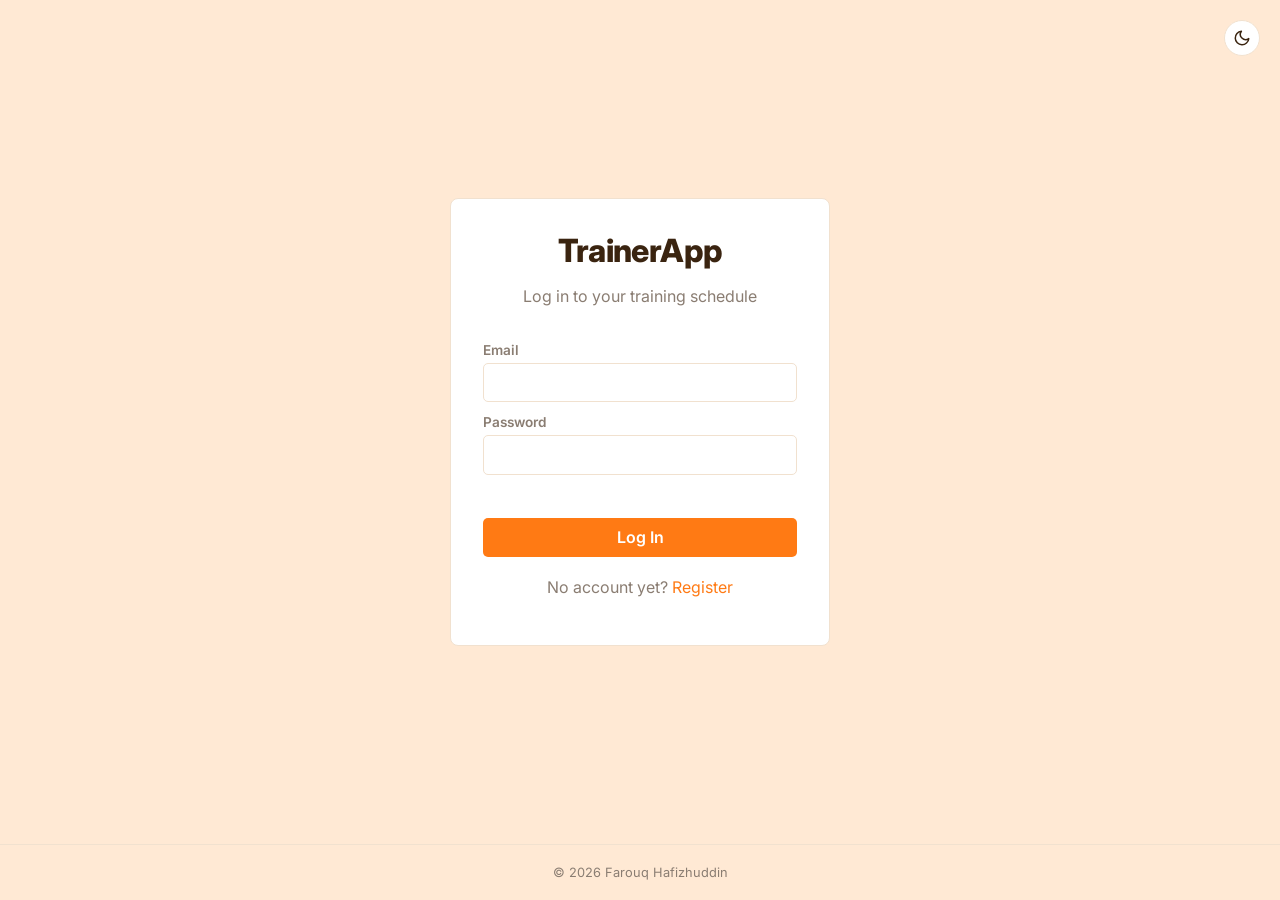
<file: frontend/index.html>
<!doctype html>
<html lang="en">
<head>
  <meta charset="UTF-8" />
  <script>
    (function () {
      try {
        if (localStorage.getItem("trainer_app_theme") === "dark") {
          document.documentElement.setAttribute("data-theme", "dark");
        }
      } catch (e) {}
    })();
  </script>
  <meta name="viewport" content="width=device-width, initial-scale=1" />
  <title>TrainerApp</title>
  <link rel="manifest" href="manifest.json" />
  <meta name="theme-color" content="#ff7a14" />
  <link rel="icon" href="icons/icon-192.png" />
  <link rel="apple-touch-icon" href="icons/apple-touch-icon.png" />
  <meta name="mobile-web-app-capable" content="yes" />
  <meta name="apple-mobile-web-app-capable" content="yes" />
  <meta name="apple-mobile-web-app-status-bar-style" content="default" />
  <meta name="apple-mobile-web-app-title" content="TrainerApp" />
  <link rel="preconnect" href="https://fonts.googleapis.com" />
  <link rel="preconnect" href="https://fonts.gstatic.com" crossorigin />
  <link href="https://fonts.googleapis.com/css2?family=Inter:wght@400;500;600;700;800&display=swap" rel="stylesheet" />
  <link rel="stylesheet" href="css/style.css" />
</head>
<body>
  <script src="js/api.js"></script>
  <script>
    window.location.href = getToken() ? "dashboard.html" : "login.html";
  </script>
</body>
</html>
</file>
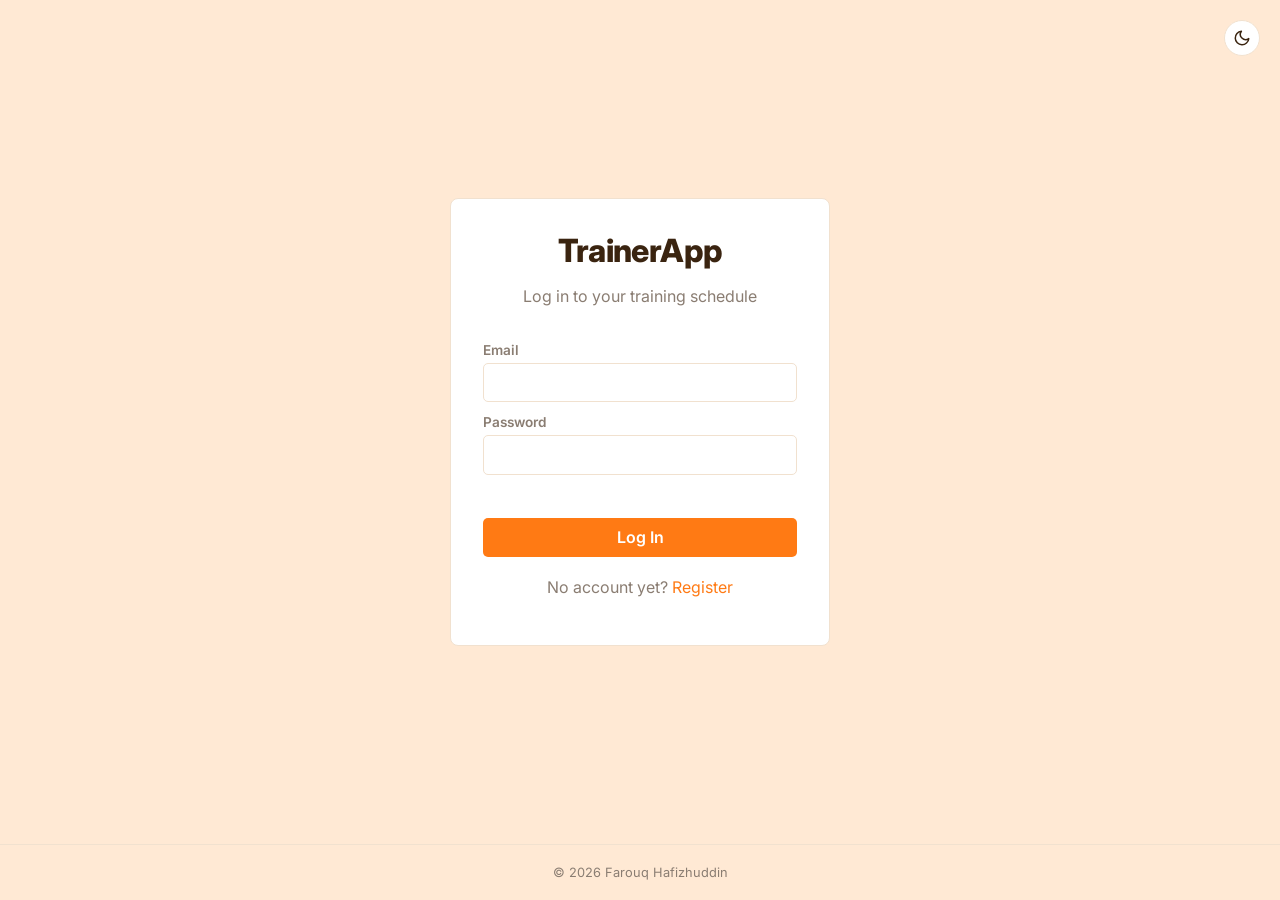
<file: frontend/dashboard.html>
<!doctype html>
<html lang="en">
<head>
  <meta charset="UTF-8" />
  <script>
    (function () {
      try {
        if (localStorage.getItem("trainer_app_theme") === "dark") {
          document.documentElement.setAttribute("data-theme", "dark");
        }
      } catch (e) {}
    })();
  </script>
  <meta name="viewport" content="width=device-width, initial-scale=1" />
  <title>Today · TrainerApp</title>
  <link rel="manifest" href="manifest.json" />
  <meta name="theme-color" content="#ff7a14" />
  <link rel="icon" href="icons/icon-192.png" />
  <link rel="apple-touch-icon" href="icons/apple-touch-icon.png" />
  <meta name="mobile-web-app-capable" content="yes" />
  <meta name="apple-mobile-web-app-capable" content="yes" />
  <meta name="apple-mobile-web-app-status-bar-style" content="default" />
  <meta name="apple-mobile-web-app-title" content="TrainerApp" />
  <link rel="preconnect" href="https://fonts.googleapis.com" />
  <link rel="preconnect" href="https://fonts.gstatic.com" crossorigin />
  <link href="https://fonts.googleapis.com/css2?family=Inter:wght@400;500;600;700;800&display=swap" rel="stylesheet" />
  <link rel="stylesheet" href="css/style.css" />
</head>
<body>
  <nav class="topnav">
    <a href="dashboard.html" class="brand">TrainerApp</a>
    <div class="nav-right">
      <div class="nav-links" id="nav-links">
        <a href="dashboard.html" class="active">Today</a>
        <a href="planner.html">Planner</a>
        <a href="history.html">History</a>
        <button id="logout-btn" class="link-btn">Logout</button>
      </div>
      <button id="theme-toggle" class="icon-btn" aria-label="Toggle dark mode">
        <svg class="icon-sun" viewBox="0 0 24 24" fill="none" stroke="currentColor" stroke-width="2" stroke-linecap="round" stroke-linejoin="round"><circle cx="12" cy="12" r="5"></circle><line x1="12" y1="1" x2="12" y2="3"></line><line x1="12" y1="21" x2="12" y2="23"></line><line x1="4.22" y1="4.22" x2="5.64" y2="5.64"></line><line x1="18.36" y1="18.36" x2="19.78" y2="19.78"></line><line x1="1" y1="12" x2="3" y2="12"></line><line x1="21" y1="12" x2="23" y2="12"></line><line x1="4.22" y1="19.78" x2="5.64" y2="18.36"></line><line x1="18.36" y1="5.64" x2="19.78" y2="4.22"></line></svg>
        <svg class="icon-moon" viewBox="0 0 24 24" fill="none" stroke="currentColor" stroke-width="2" stroke-linecap="round" stroke-linejoin="round"><path d="M21 12.79A9 9 0 1 1 11.21 3 7 7 0 0 0 21 12.79z"></path></svg>
      </button>
      <button id="nav-toggle" class="nav-toggle" aria-label="Toggle menu" aria-expanded="false" aria-controls="nav-links">
        <span class="burger-line"></span>
        <span class="burger-line"></span>
        <span class="burger-line"></span>
      </button>
    </div>
  </nav>

  <main class="container">
    <h1>Today &mdash; <span id="today-label"></span></h1>
    <div id="workout-container" class="card">Loading…</div>
  </main>

  <footer class="site-footer">
    <p>&copy; 2026 Farouq Hafizhuddin</p>
  </footer>

  <script src="js/api.js"></script>
  <script src="js/dashboard.js"></script>
</body>
</html>
</file>
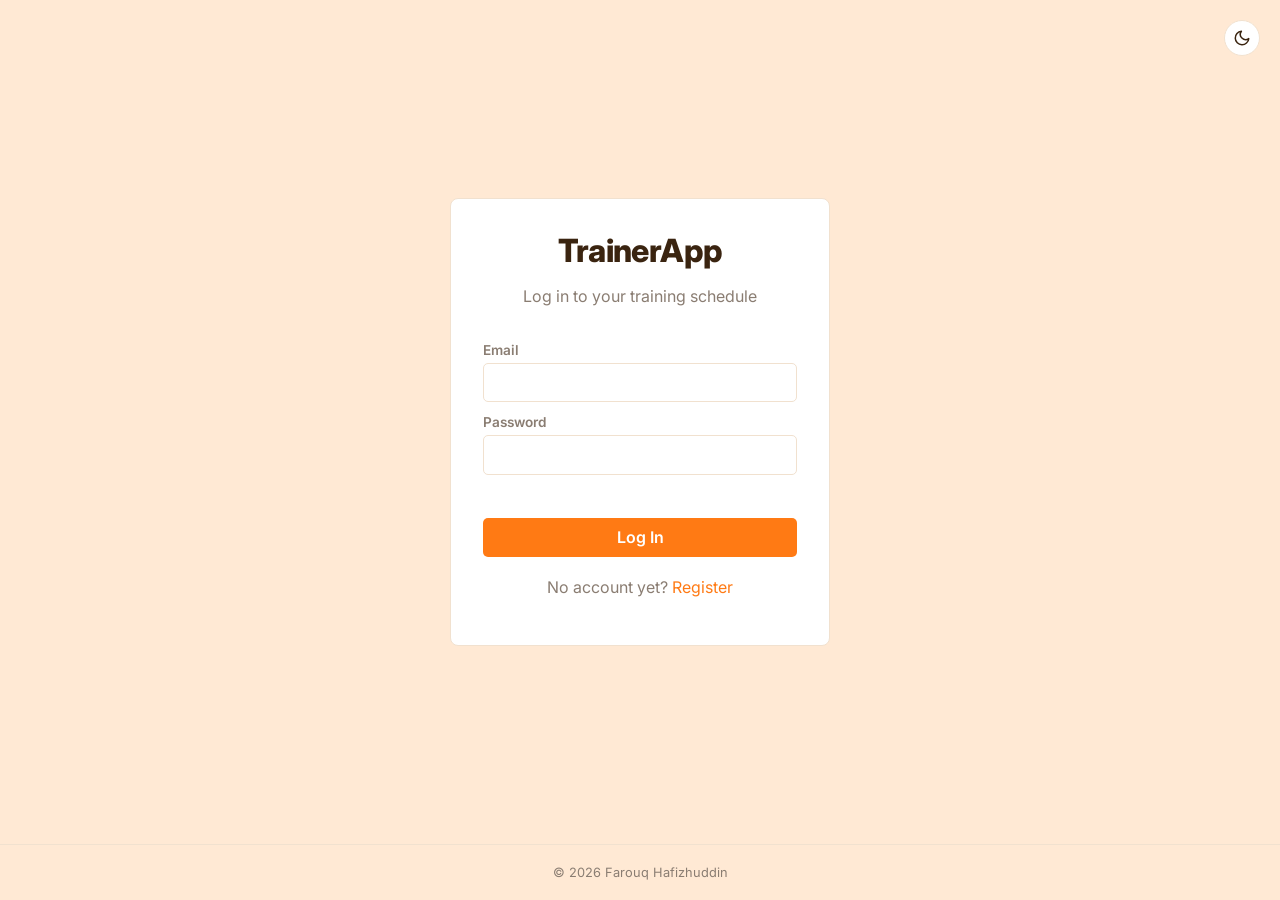
<file: frontend/history.html>
<!doctype html>
<html lang="en">
<head>
  <meta charset="UTF-8" />
  <script>
    (function () {
      try {
        if (localStorage.getItem("trainer_app_theme") === "dark") {
          document.documentElement.setAttribute("data-theme", "dark");
        }
      } catch (e) {}
    })();
  </script>
  <meta name="viewport" content="width=device-width, initial-scale=1" />
  <title>History · TrainerApp</title>
  <link rel="manifest" href="manifest.json" />
  <meta name="theme-color" content="#ff7a14" />
  <link rel="icon" href="icons/icon-192.png" />
  <link rel="apple-touch-icon" href="icons/apple-touch-icon.png" />
  <meta name="mobile-web-app-capable" content="yes" />
  <meta name="apple-mobile-web-app-capable" content="yes" />
  <meta name="apple-mobile-web-app-status-bar-style" content="default" />
  <meta name="apple-mobile-web-app-title" content="TrainerApp" />
  <link rel="preconnect" href="https://fonts.googleapis.com" />
  <link rel="preconnect" href="https://fonts.gstatic.com" crossorigin />
  <link href="https://fonts.googleapis.com/css2?family=Inter:wght@400;500;600;700;800&display=swap" rel="stylesheet" />
  <link rel="stylesheet" href="css/style.css" />
</head>
<body>
  <nav class="topnav">
    <a href="dashboard.html" class="brand">TrainerApp</a>
    <div class="nav-right">
      <div class="nav-links" id="nav-links">
        <a href="dashboard.html">Today</a>
        <a href="planner.html">Planner</a>
        <a href="history.html" class="active">History</a>
        <button id="logout-btn" class="link-btn">Logout</button>
      </div>
      <button id="theme-toggle" class="icon-btn" aria-label="Toggle dark mode">
        <svg class="icon-sun" viewBox="0 0 24 24" fill="none" stroke="currentColor" stroke-width="2" stroke-linecap="round" stroke-linejoin="round"><circle cx="12" cy="12" r="5"></circle><line x1="12" y1="1" x2="12" y2="3"></line><line x1="12" y1="21" x2="12" y2="23"></line><line x1="4.22" y1="4.22" x2="5.64" y2="5.64"></line><line x1="18.36" y1="18.36" x2="19.78" y2="19.78"></line><line x1="1" y1="12" x2="3" y2="12"></line><line x1="21" y1="12" x2="23" y2="12"></line><line x1="4.22" y1="19.78" x2="5.64" y2="18.36"></line><line x1="18.36" y1="5.64" x2="19.78" y2="4.22"></line></svg>
        <svg class="icon-moon" viewBox="0 0 24 24" fill="none" stroke="currentColor" stroke-width="2" stroke-linecap="round" stroke-linejoin="round"><path d="M21 12.79A9 9 0 1 1 11.21 3 7 7 0 0 0 21 12.79z"></path></svg>
      </button>
      <button id="nav-toggle" class="nav-toggle" aria-label="Toggle menu" aria-expanded="false" aria-controls="nav-links">
        <span class="burger-line"></span>
        <span class="burger-line"></span>
        <span class="burger-line"></span>
      </button>
    </div>
  </nav>

  <main class="container">
    <h1>History</h1>
    <p class="hint">Hover (or tap) a marked day to see the workout and notes.</p>
    <div class="calendar">
      <div class="calendar-header">
        <button id="cal-prev" class="icon-btn" aria-label="Previous month">
          <svg viewBox="0 0 24 24" fill="none" stroke="currentColor" stroke-width="2" stroke-linecap="round" stroke-linejoin="round"><polyline points="15 18 9 12 15 6"></polyline></svg>
        </button>
        <h2 id="cal-label"></h2>
        <button id="cal-next" class="icon-btn" aria-label="Next month">
          <svg viewBox="0 0 24 24" fill="none" stroke="currentColor" stroke-width="2" stroke-linecap="round" stroke-linejoin="round"><polyline points="9 18 15 12 9 6"></polyline></svg>
        </button>
      </div>
      <div class="calendar-weekdays">
        <span>Mon</span><span>Tue</span><span>Wed</span><span>Thu</span><span>Fri</span><span>Sat</span><span>Sun</span>
      </div>
      <div id="calendar-grid" class="calendar-grid">Loading…</div>
    </div>
  </main>

  <footer class="site-footer">
    <p>&copy; 2026 Farouq Hafizhuddin</p>
  </footer>

  <script src="js/api.js"></script>
  <script src="js/history.js"></script>
</body>
</html>
</file>
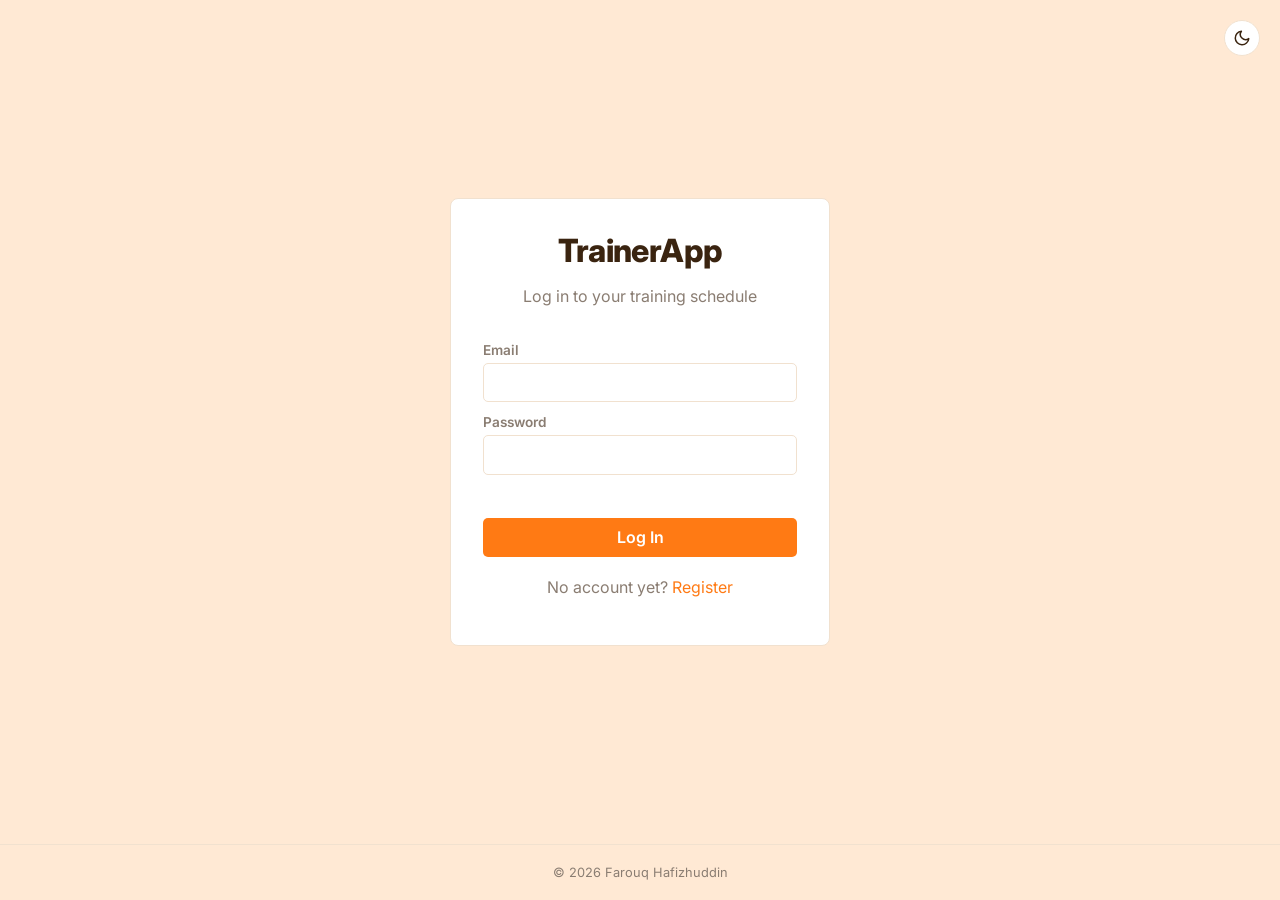
<file: frontend/login.html>
<!doctype html>
<html lang="en">
<head>
  <meta charset="UTF-8" />
  <script>
    (function () {
      try {
        if (localStorage.getItem("trainer_app_theme") === "dark") {
          document.documentElement.setAttribute("data-theme", "dark");
        }
      } catch (e) {}
    })();
  </script>
  <meta name="viewport" content="width=device-width, initial-scale=1" />
  <title>Log In · TrainerApp</title>
  <link rel="manifest" href="manifest.json" />
  <meta name="theme-color" content="#ff7a14" />
  <link rel="icon" href="icons/icon-192.png" />
  <link rel="apple-touch-icon" href="icons/apple-touch-icon.png" />
  <meta name="mobile-web-app-capable" content="yes" />
  <meta name="apple-mobile-web-app-capable" content="yes" />
  <meta name="apple-mobile-web-app-status-bar-style" content="default" />
  <meta name="apple-mobile-web-app-title" content="TrainerApp" />
  <link rel="preconnect" href="https://fonts.googleapis.com" />
  <link rel="preconnect" href="https://fonts.gstatic.com" crossorigin />
  <link href="https://fonts.googleapis.com/css2?family=Inter:wght@400;500;600;700;800&display=swap" rel="stylesheet" />
  <link rel="stylesheet" href="css/style.css" />
</head>
<body class="auth-body">
  <button id="theme-toggle" class="icon-btn theme-toggle-corner" aria-label="Toggle dark mode">
    <svg class="icon-sun" viewBox="0 0 24 24" fill="none" stroke="currentColor" stroke-width="2" stroke-linecap="round" stroke-linejoin="round"><circle cx="12" cy="12" r="5"></circle><line x1="12" y1="1" x2="12" y2="3"></line><line x1="12" y1="21" x2="12" y2="23"></line><line x1="4.22" y1="4.22" x2="5.64" y2="5.64"></line><line x1="18.36" y1="18.36" x2="19.78" y2="19.78"></line><line x1="1" y1="12" x2="3" y2="12"></line><line x1="21" y1="12" x2="23" y2="12"></line><line x1="4.22" y1="19.78" x2="5.64" y2="18.36"></line><line x1="18.36" y1="5.64" x2="19.78" y2="4.22"></line></svg>
    <svg class="icon-moon" viewBox="0 0 24 24" fill="none" stroke="currentColor" stroke-width="2" stroke-linecap="round" stroke-linejoin="round"><path d="M21 12.79A9 9 0 1 1 11.21 3 7 7 0 0 0 21 12.79z"></path></svg>
  </button>
  <div class="auth-content">
    <main class="auth-card">
      <h1 class="brand"><a href="dashboard.html">TrainerApp</a></h1>
      <p class="subtitle">Log in to your training schedule</p>

      <form id="login-form" novalidate>
        <label for="email">Email</label>
        <input type="email" id="email" name="email" required autocomplete="email" />

        <label for="password">Password</label>
        <input type="password" id="password" name="password" required autocomplete="current-password" />

        <p id="error-message" class="error-message" role="alert"></p>

        <button type="submit">Log In</button>
      </form>

      <p class="switch-link">No account yet? <a href="register.html">Register</a></p>
    </main>
  </div>

  <footer class="site-footer">
    <p>&copy; 2026 Farouq Hafizhuddin</p>
  </footer>

  <script src="js/api.js"></script>
  <script src="js/login.js"></script>
</body>
</html>
</file>
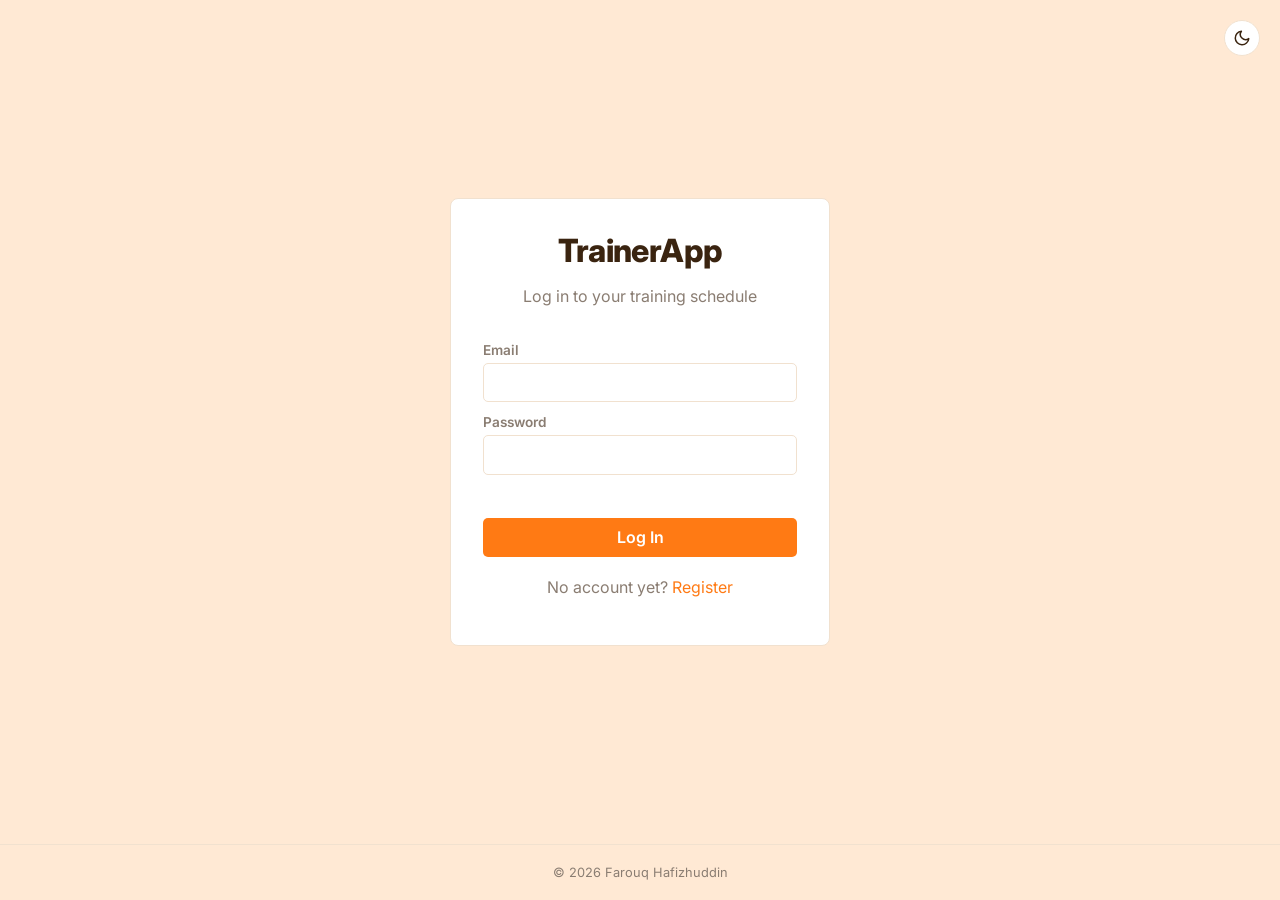
<file: frontend/planner.html>
<!doctype html>
<html lang="en">
<head>
  <meta charset="UTF-8" />
  <script>
    (function () {
      try {
        if (localStorage.getItem("trainer_app_theme") === "dark") {
          document.documentElement.setAttribute("data-theme", "dark");
        }
      } catch (e) {}
    })();
  </script>
  <meta name="viewport" content="width=device-width, initial-scale=1" />
  <title>Planner · TrainerApp</title>
  <link rel="manifest" href="manifest.json" />
  <meta name="theme-color" content="#ff7a14" />
  <link rel="icon" href="icons/icon-192.png" />
  <link rel="apple-touch-icon" href="icons/apple-touch-icon.png" />
  <meta name="mobile-web-app-capable" content="yes" />
  <meta name="apple-mobile-web-app-capable" content="yes" />
  <meta name="apple-mobile-web-app-status-bar-style" content="default" />
  <meta name="apple-mobile-web-app-title" content="TrainerApp" />
  <link rel="preconnect" href="https://fonts.googleapis.com" />
  <link rel="preconnect" href="https://fonts.gstatic.com" crossorigin />
  <link href="https://fonts.googleapis.com/css2?family=Inter:wght@400;500;600;700;800&display=swap" rel="stylesheet" />
  <link rel="stylesheet" href="css/style.css" />
</head>
<body>
  <nav class="topnav">
    <a href="dashboard.html" class="brand">TrainerApp</a>
    <div class="nav-right">
      <div class="nav-links" id="nav-links">
        <a href="dashboard.html">Today</a>
        <a href="planner.html" class="active">Planner</a>
        <a href="history.html">History</a>
        <button id="logout-btn" class="link-btn">Logout</button>
      </div>
      <button id="theme-toggle" class="icon-btn" aria-label="Toggle dark mode">
        <svg class="icon-sun" viewBox="0 0 24 24" fill="none" stroke="currentColor" stroke-width="2" stroke-linecap="round" stroke-linejoin="round"><circle cx="12" cy="12" r="5"></circle><line x1="12" y1="1" x2="12" y2="3"></line><line x1="12" y1="21" x2="12" y2="23"></line><line x1="4.22" y1="4.22" x2="5.64" y2="5.64"></line><line x1="18.36" y1="18.36" x2="19.78" y2="19.78"></line><line x1="1" y1="12" x2="3" y2="12"></line><line x1="21" y1="12" x2="23" y2="12"></line><line x1="4.22" y1="19.78" x2="5.64" y2="18.36"></line><line x1="18.36" y1="5.64" x2="19.78" y2="4.22"></line></svg>
        <svg class="icon-moon" viewBox="0 0 24 24" fill="none" stroke="currentColor" stroke-width="2" stroke-linecap="round" stroke-linejoin="round"><path d="M21 12.79A9 9 0 1 1 11.21 3 7 7 0 0 0 21 12.79z"></path></svg>
      </button>
      <button id="nav-toggle" class="nav-toggle" aria-label="Toggle menu" aria-expanded="false" aria-controls="nav-links">
        <span class="burger-line"></span>
        <span class="burger-line"></span>
        <span class="burger-line"></span>
      </button>
    </div>
  </nav>

  <main class="container">
    <h1>Weekly Planner</h1>
    <div id="day-tabs" class="day-tabs" role="tablist" aria-label="Day of week"></div>
    <div id="planner-content" class="planner-content">Loading…</div>
  </main>

  <footer class="site-footer">
    <p>&copy; 2026 Farouq Hafizhuddin</p>
  </footer>

  <script src="js/api.js"></script>
  <script src="js/planner.js"></script>
</body>
</html>
</file>
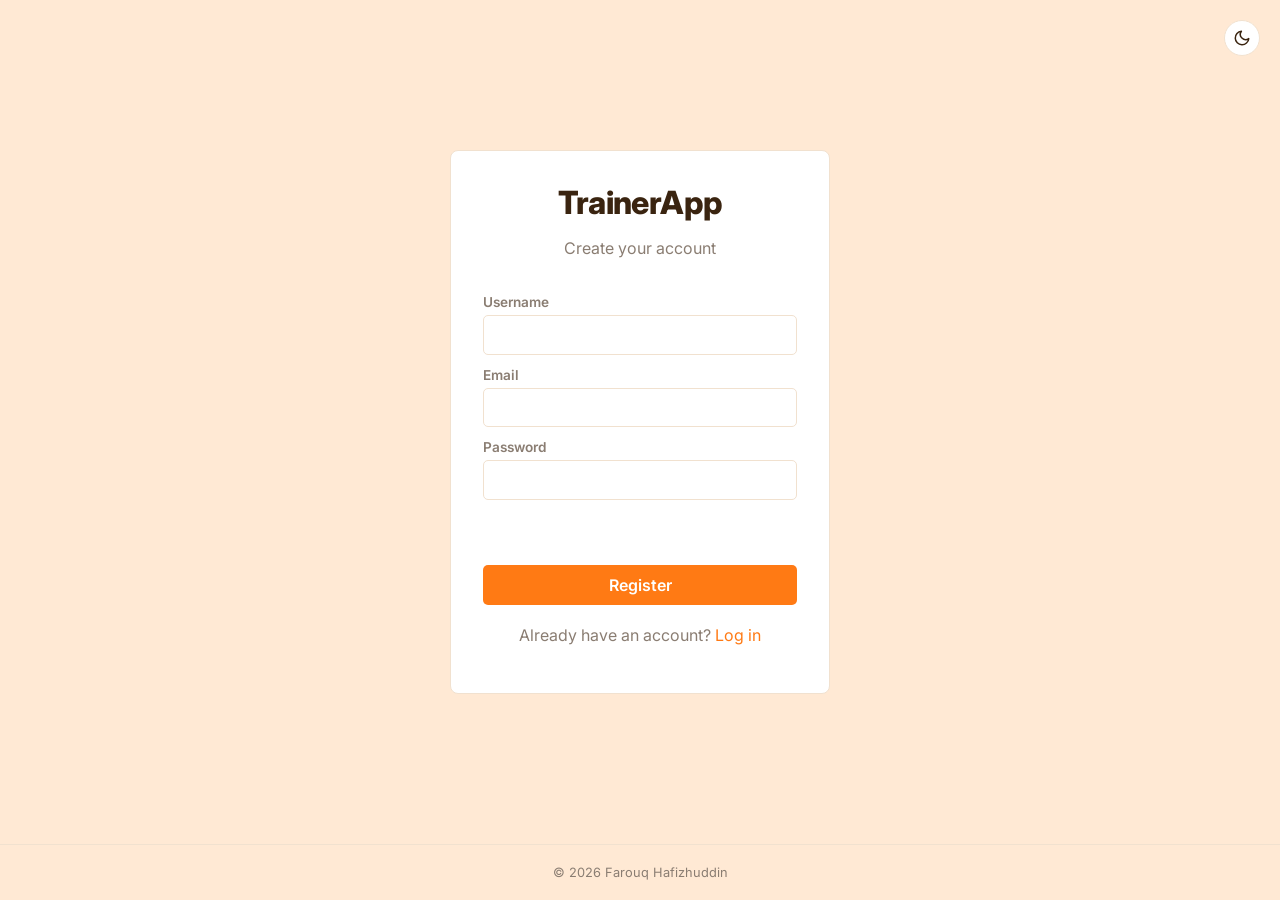
<file: frontend/register.html>
<!doctype html>
<html lang="en">
<head>
  <meta charset="UTF-8" />
  <script>
    (function () {
      try {
        if (localStorage.getItem("trainer_app_theme") === "dark") {
          document.documentElement.setAttribute("data-theme", "dark");
        }
      } catch (e) {}
    })();
  </script>
  <meta name="viewport" content="width=device-width, initial-scale=1" />
  <title>Register · TrainerApp</title>
  <link rel="manifest" href="manifest.json" />
  <meta name="theme-color" content="#ff7a14" />
  <link rel="icon" href="icons/icon-192.png" />
  <link rel="apple-touch-icon" href="icons/apple-touch-icon.png" />
  <meta name="mobile-web-app-capable" content="yes" />
  <meta name="apple-mobile-web-app-capable" content="yes" />
  <meta name="apple-mobile-web-app-status-bar-style" content="default" />
  <meta name="apple-mobile-web-app-title" content="TrainerApp" />
  <link rel="preconnect" href="https://fonts.googleapis.com" />
  <link rel="preconnect" href="https://fonts.gstatic.com" crossorigin />
  <link href="https://fonts.googleapis.com/css2?family=Inter:wght@400;500;600;700;800&display=swap" rel="stylesheet" />
  <link rel="stylesheet" href="css/style.css" />
</head>
<body class="auth-body">
  <button id="theme-toggle" class="icon-btn theme-toggle-corner" aria-label="Toggle dark mode">
    <svg class="icon-sun" viewBox="0 0 24 24" fill="none" stroke="currentColor" stroke-width="2" stroke-linecap="round" stroke-linejoin="round"><circle cx="12" cy="12" r="5"></circle><line x1="12" y1="1" x2="12" y2="3"></line><line x1="12" y1="21" x2="12" y2="23"></line><line x1="4.22" y1="4.22" x2="5.64" y2="5.64"></line><line x1="18.36" y1="18.36" x2="19.78" y2="19.78"></line><line x1="1" y1="12" x2="3" y2="12"></line><line x1="21" y1="12" x2="23" y2="12"></line><line x1="4.22" y1="19.78" x2="5.64" y2="18.36"></line><line x1="18.36" y1="5.64" x2="19.78" y2="4.22"></line></svg>
    <svg class="icon-moon" viewBox="0 0 24 24" fill="none" stroke="currentColor" stroke-width="2" stroke-linecap="round" stroke-linejoin="round"><path d="M21 12.79A9 9 0 1 1 11.21 3 7 7 0 0 0 21 12.79z"></path></svg>
  </button>
  <div class="auth-content">
    <main class="auth-card">
      <h1 class="brand"><a href="dashboard.html">TrainerApp</a></h1>
      <p class="subtitle">Create your account</p>

      <form id="register-form" novalidate>
        <label for="username">Username</label>
        <input type="text" id="username" name="username" required autocomplete="username" />

        <label for="email">Email</label>
        <input type="email" id="email" name="email" required autocomplete="email" />

        <label for="password">Password</label>
        <input type="password" id="password" name="password" required autocomplete="new-password" />

        <p id="error-message" class="error-message" role="alert"></p>
        <p id="success-message" class="success-message" role="status"></p>

        <button type="submit">Register</button>
      </form>

      <p class="switch-link">Already have an account? <a href="login.html">Log in</a></p>
    </main>
  </div>

  <footer class="site-footer">
    <p>&copy; 2026 Farouq Hafizhuddin</p>
  </footer>

  <script src="js/api.js"></script>
  <script src="js/register.js"></script>
</body>
</html>
</file>
<file: frontend/css/style.css>
:root {
  --bg: #ffe9d4;
  --surface: #ffffff;
  --text: #3a2410;
  --text-muted: #8a7d72;
  --border: #f1e1cf;
  --primary: #ff7a14;
  --primary-hover: #e6690a;
  --primary-soft: #fff0e0;
  --secondary: #2b6f76;
  --secondary-hover: #235a60;
  --danger: #e0303a;
  --danger-soft: #fde8e8;
  --success: #16a34a;
  --ink: #3a2410;
  --on-primary: #ffffff;
  --exercise-text: #241f1a;
  --radius: 8px;
  --transition-fast: 0.2s ease;
}

:root[data-theme="dark"] {
  --bg: #18130f;
  --surface: #221b15;
  --text: #f5ece3;
  --text-muted: #b3a596;
  --border: #3a2d22;
  --primary: #ff8a30;
  --primary-hover: #ffa158;
  --primary-soft: #3a2415;
  --secondary: #4fb4bd;
  --secondary-hover: #6fc8cf;
  --danger: #ff6b6b;
  --danger-soft: #3a1f1f;
  --success: #34d399;
  --ink: #f5ece3;
  --on-primary: #1c140d;
  --exercise-text: var(--text);
}

* {
  box-sizing: border-box;
}

body {
  margin: 0;
  min-height: 100vh;
  display: flex;
  flex-direction: column;
  font-family: "Inter", -apple-system, BlinkMacSystemFont, "Segoe UI", Roboto, Helvetica, Arial, sans-serif;
  background: var(--bg);
  color: var(--text);
}

.site-footer {
  margin-top: auto;
  text-align: center;
  padding: 1.25rem 1rem;
  color: var(--text-muted);
  font-size: 0.8rem;
  border-top: 1px solid var(--border);
}
.site-footer p {
  margin: 0;
}

h1, h2, h3 {
  margin: 0 0 0.5em;
}

a {
  color: var(--primary);
  text-decoration: none;
}
a:hover {
  text-decoration: underline;
}

button {
  font-family: inherit;
  transition: background-color var(--transition-fast), color var(--transition-fast), border-color var(--transition-fast);
}

/* Top navigation */
.topnav {
  position: relative;
  display: flex;
  align-items: center;
  justify-content: space-between;
  padding: 0.9rem 1.5rem;
  background: var(--surface);
  border-bottom: 1px solid var(--border);
  flex-wrap: wrap;
  gap: 0.5rem;
}
.topnav .brand {
  font-weight: 800;
  font-size: 1.15rem;
  letter-spacing: -0.01em;
  color: var(--text);
  text-decoration: none;
  transition: color var(--transition-fast);
}
.topnav .brand:hover {
  color: var(--primary);
  text-decoration: none;
}

.nav-right {
  display: flex;
  align-items: center;
  gap: 0.75rem;
}

.nav-toggle {
  display: none;
  flex-direction: column;
  justify-content: center;
  gap: 4px;
  background: none;
  border: none;
  cursor: pointer;
  padding: 6px;
}
.nav-toggle .burger-line {
  width: 22px;
  height: 2px;
  border-radius: 2px;
  background: var(--text);
  transition: transform 0.25s ease, opacity 0.25s ease;
}
.nav-toggle.open .burger-line:nth-child(1) {
  transform: translateY(6px) rotate(45deg);
}
.nav-toggle.open .burger-line:nth-child(2) {
  opacity: 0;
}
.nav-toggle.open .burger-line:nth-child(3) {
  transform: translateY(-6px) rotate(-45deg);
}

.nav-links {
  display: flex;
  align-items: center;
  gap: 1.25rem;
}
.nav-links a {
  color: var(--text-muted);
  font-weight: 500;
  transition: color var(--transition-fast);
}
.nav-links a.active,
.nav-links a:hover {
  color: var(--primary);
  text-decoration: none;
}

.link-btn {
  background: var(--ink);
  color: var(--on-primary);
  border: none;
  border-radius: 999px;
  font: inherit;
  font-weight: 600;
  font-size: 0.85rem;
  cursor: pointer;
  padding: 0.4rem 0.9rem;
}
.link-btn:hover {
  background: var(--danger);
}

/* Icon buttons (theme toggle) */
.icon-btn {
  display: inline-flex;
  align-items: center;
  justify-content: center;
  width: 2.25rem;
  height: 2.25rem;
  flex-shrink: 0;
  border-radius: 999px;
  border: 1px solid var(--border);
  background: var(--surface);
  color: var(--text);
  cursor: pointer;
  padding: 0;
}
.icon-btn:hover {
  border-color: var(--primary);
  color: var(--primary);
}
.icon-btn svg {
  width: 18px;
  height: 18px;
}
.icon-sun {
  display: none;
}
.icon-moon {
  display: block;
}
[data-theme="dark"] .icon-sun {
  display: block;
}
[data-theme="dark"] .icon-moon {
  display: none;
}

.theme-toggle-corner {
  position: fixed;
  top: 1.25rem;
  right: 1.25rem;
}

/* Layout */
.container {
  max-width: 1200px;
  margin: 0 auto;
  padding: 1.75rem 1.5rem 3rem;
  min-width: 0;
  width: 100%;
}

.hint {
  color: var(--text-muted);
  margin-top: -0.25rem;
  margin-bottom: 1.25rem;
}

.card {
  background: var(--surface);
  border: 1px solid var(--border);
  border-radius: var(--radius);
  padding: 1.5rem;
}

.exercise-list {
  margin: 0.5rem 0 1rem;
  padding-left: 1.25rem;
}
.exercise-list li {
  margin-bottom: 0.3rem;
  color: var(--exercise-text);
}

.status-complete {
  color: var(--success);
  font-weight: 600;
}

/* Forms (auth + inline) */
.auth-body {
  background: var(--bg);
}
.auth-content {
  flex: 1;
  display: flex;
  align-items: center;
  justify-content: center;
  padding: 1rem;
}
.auth-card {
  background: var(--surface);
  border: 1px solid var(--border);
  border-radius: var(--radius);
  padding: 2rem;
  width: 100%;
  max-width: 380px;
  text-align: center;
}
.auth-card .brand {
  font-weight: 800;
  letter-spacing: -0.02em;
}
.auth-card .brand a {
  color: var(--text);
  text-decoration: none;
  transition: color var(--transition-fast);
}
.auth-card .brand a:hover {
  color: var(--primary);
}
.auth-card .subtitle {
  color: var(--text-muted);
  margin-bottom: 1.5rem;
}
.switch-link {
  margin-top: 1.25rem;
  color: var(--text-muted);
}

form {
  display: flex;
  flex-direction: column;
  text-align: left;
}

label {
  font-size: 0.85rem;
  font-weight: 600;
  margin: 0.75rem 0 0.3rem;
  color: var(--text-muted);
}

input[type="text"],
input[type="email"],
input[type="password"],
textarea {
  padding: 0.55rem 0.65rem;
  border: 1px solid var(--border);
  border-radius: 5px;
  font: inherit;
  width: 100%;
  background: var(--surface);
  color: var(--text);
}
input:focus,
textarea:focus {
  outline: 2px solid var(--primary);
  outline-offset: 1px;
}

textarea {
  resize: vertical;
}

button[type="submit"],
button.add-btn,
#complete-btn,
#modal-confirm {
  margin-top: 1.25rem;
  background: var(--primary);
  color: var(--on-primary);
  border: none;
  border-radius: 5px;
  padding: 0.6rem 1rem;
  font: inherit;
  font-weight: 600;
  cursor: pointer;
}
button[type="submit"]:hover,
button.add-btn:hover,
#complete-btn:hover,
#modal-confirm:hover {
  background: var(--primary-hover);
}

button.edit-btn {
  margin-top: 1.25rem;
  background: transparent;
  color: var(--primary);
  border: 2px solid var(--primary);
  border-radius: 5px;
  padding: calc(0.6rem - 2px) calc(1rem - 2px);
  font: inherit;
  font-weight: 600;
  cursor: pointer;
}
button.edit-btn:hover {
  background: var(--primary);
  color: var(--on-primary);
}

button:disabled {
  opacity: 0.6;
  cursor: not-allowed;
}

.error-message {
  color: var(--danger);
  font-size: 0.85rem;
  min-height: 1.1em;
  margin: 0.5rem 0 0;
}
.success-message {
  color: var(--success);
  font-size: 0.85rem;
  min-height: 1.1em;
  margin: 0.5rem 0 0;
}

/* Planner */
.day-tabs {
  display: flex;
  gap: 0.5rem;
  overflow-x: auto;
  white-space: nowrap;
  margin-bottom: 1.25rem;
  padding-bottom: 0.35rem;
  -webkit-overflow-scrolling: touch;
}
.day-tab {
  flex: 0 0 auto;
  background: var(--surface);
  border: 1px solid var(--border);
  border-radius: 6px;
  padding: 0.45rem 0.9rem;
  font: inherit;
  font-weight: 600;
  color: var(--text-muted);
  cursor: pointer;
}
.day-tab:hover {
  border-color: var(--secondary);
  color: var(--secondary);
}
.day-tab.active {
  background: var(--primary);
  border-color: var(--primary);
  color: var(--on-primary);
}
.day-tab .day-short,
.day-tab .day-tiny {
  display: none;
}
.planner-content {
  max-width: 480px;
}
.day-card {
  background: var(--surface);
  border: 1px solid var(--border);
  border-radius: var(--radius);
  padding: 1.1rem;
  display: flex;
  flex-direction: column;
}
.day-card .add-btn {
  margin-top: auto;
  align-self: flex-end;
}
.day-card .workout-name {
  font-weight: 600;
  margin-bottom: 0.4rem;
}
.day-card .empty-hint {
  color: var(--text-muted);
  font-size: 0.9rem;
}

.exercise-row {
  display: flex;
  gap: 0.4rem;
  margin-bottom: 0.4rem;
}
.exercise-row input {
  flex: 1;
}
.remove-exercise-btn {
  background: none;
  border: 1px solid var(--border);
  border-radius: 5px;
  width: 2rem;
  cursor: pointer;
  color: var(--danger);
  font-size: 1rem;
}

.add-exercise-btn,
.cancel-btn {
  background: none;
  border: 1px solid var(--border);
  border-radius: 5px;
  padding: 0.4rem 0.7rem;
  font: inherit;
  cursor: pointer;
  margin-top: 0.3rem;
  width: fit-content;
  color: var(--text);
}
.add-exercise-btn:hover,
.cancel-btn:hover {
  border-color: var(--secondary);
  color: var(--secondary);
}

.form-actions {
  display: flex;
  gap: 0.6rem;
  align-items: center;
}
.form-actions .cancel-btn {
  margin-top: 1.25rem;
}

/* History calendar */
.calendar {
  background: var(--surface);
  border: 1px solid var(--border);
  border-radius: var(--radius);
  padding: 1.25rem;
  max-width: 560px;
  margin: 0 auto;
}
.calendar-header {
  display: flex;
  align-items: center;
  justify-content: space-between;
  margin-bottom: 1rem;
}
.calendar-header h2 {
  margin: 0;
  font-size: 1.05rem;
  min-width: 10rem;
  text-align: center;
}
.calendar-weekdays {
  display: grid;
  grid-template-columns: repeat(7, 1fr);
  text-align: center;
  color: var(--text-muted);
  font-size: 0.75rem;
  text-transform: uppercase;
  letter-spacing: 0.03em;
  margin-bottom: 0.5rem;
}
.calendar-grid {
  display: grid;
  grid-template-columns: repeat(7, 1fr);
  gap: 0.35rem;
}
.day-cell {
  aspect-ratio: 1 / 1;
  display: flex;
  align-items: center;
  justify-content: center;
  border-radius: 5px;
  font-size: 0.9rem;
  color: var(--text);
  background: var(--bg);
  border: 2px solid transparent;
  transition: background-color var(--transition-fast), color var(--transition-fast), border-color var(--transition-fast);
}
.day-cell.empty {
  background: transparent;
}
.day-cell.today {
  border-color: var(--secondary);
  font-weight: 700;
}
.day-cell.completed {
  background: var(--primary);
  color: var(--on-primary);
  font-weight: 600;
  cursor: pointer;
}
.day-cell.completed:hover,
.day-cell.completed:focus {
  background: var(--primary-hover);
  outline: none;
}

.day-tooltip {
  position: fixed;
  transform: translate(-50%, calc(-100% - 10px));
  background: var(--surface);
  border: 1px solid var(--border);
  border-radius: 6px;
  padding: 0.6rem 0.8rem;
  box-shadow: 0 16px 32px rgba(36, 31, 26, 0.2);
  font-size: 0.85rem;
  max-width: 220px;
  z-index: 1200;
  opacity: 0;
  visibility: hidden;
  transition: opacity 0.15s ease;
  pointer-events: none;
}
.day-tooltip.visible {
  opacity: 1;
  visibility: visible;
}
.day-tooltip strong {
  display: block;
  color: var(--text);
  margin-bottom: 0.2rem;
}
.day-tooltip span {
  display: block;
  color: var(--text-muted);
}

/* Modal (notes popup) */
body.modal-open {
  overflow: hidden;
}
.modal-overlay {
  position: fixed;
  inset: 0;
  background: rgba(36, 31, 26, 0.5);
  display: flex;
  align-items: center;
  justify-content: center;
  padding: 1rem;
  z-index: 1000;
}
.modal {
  background: var(--surface);
  border-radius: var(--radius);
  padding: 1.5rem;
  width: 100%;
  max-width: 380px;
  box-shadow: 0 24px 48px rgba(36, 31, 26, 0.25);
}
.modal h2 {
  font-size: 1.15rem;
}
.modal-actions {
  display: flex;
  justify-content: flex-end;
  gap: 0.6rem;
  margin-top: 1.25rem;
}
.modal-actions .cancel-btn {
  margin-top: 0;
}
#modal-confirm {
  margin-top: 0;
}

/* Responsive breakpoints */
@media (max-width: 640px) {
  .topnav {
    padding: 0.7rem 1rem;
    justify-content: flex-end;
  }

  .topnav .brand {
    position: absolute;
    left: 50%;
    top: 50%;
    transform: translate(-50%, -50%);
  }

  .nav-toggle {
    display: flex;
    position: absolute;
    left: 1rem;
    top: 50%;
    transform: translateY(-50%);
  }

  .nav-links {
    position: fixed;
    top: 3.75rem;
    left: 0;
    bottom: 0;
    right: auto;
    width: min(75vw, 280px);
    flex-direction: column;
    align-items: flex-start;
    gap: 1.1rem;
    background: var(--surface);
    border-right: 1px solid var(--border);
    padding: 1.5rem;
    box-shadow: 12px 0 24px rgba(36, 31, 26, 0.12);
    transform: translateX(-100%);
    pointer-events: none;
    transition: transform 0.25s ease;
    z-index: 40;
  }
  .nav-links.open {
    transform: translateX(0);
    pointer-events: auto;
  }

  .container {
    padding: 1.25rem 1rem 2.5rem;
  }
  h1 {
    font-size: 1.35rem;
  }
  .card {
    padding: 1.1rem;
  }
  .auth-card {
    padding: 1.5rem 1.25rem;
    margin: 1rem;
    max-width: none;
    width: calc(100% - 2rem);
  }
  .day-tabs {
    gap: 0.35rem;
  }
  .day-tab {
    flex: 1 1 0;
    min-width: 0;
    padding: 0.4rem 0.3rem;
    text-align: center;
  }
  .day-tab .day-full {
    display: none;
  }
  .day-tab .day-short {
    display: inline;
  }
  .day-card {
    padding: 1rem;
  }
  .calendar {
    padding: 1rem 0.75rem;
  }
  .day-cell {
    font-size: 0.8rem;
    border-radius: 4px;
  }
  .form-actions {
    flex-wrap: wrap;
  }
}

@media (max-width: 400px) {
  .topnav .brand {
    font-size: 1.05rem;
  }
  .modal {
    padding: 1.25rem;
  }
  .day-tab {
    padding: 0.4rem 0;
  }
  .day-tab .day-short {
    display: none;
  }
  .day-tab .day-tiny {
    display: inline;
  }
}
</file>
